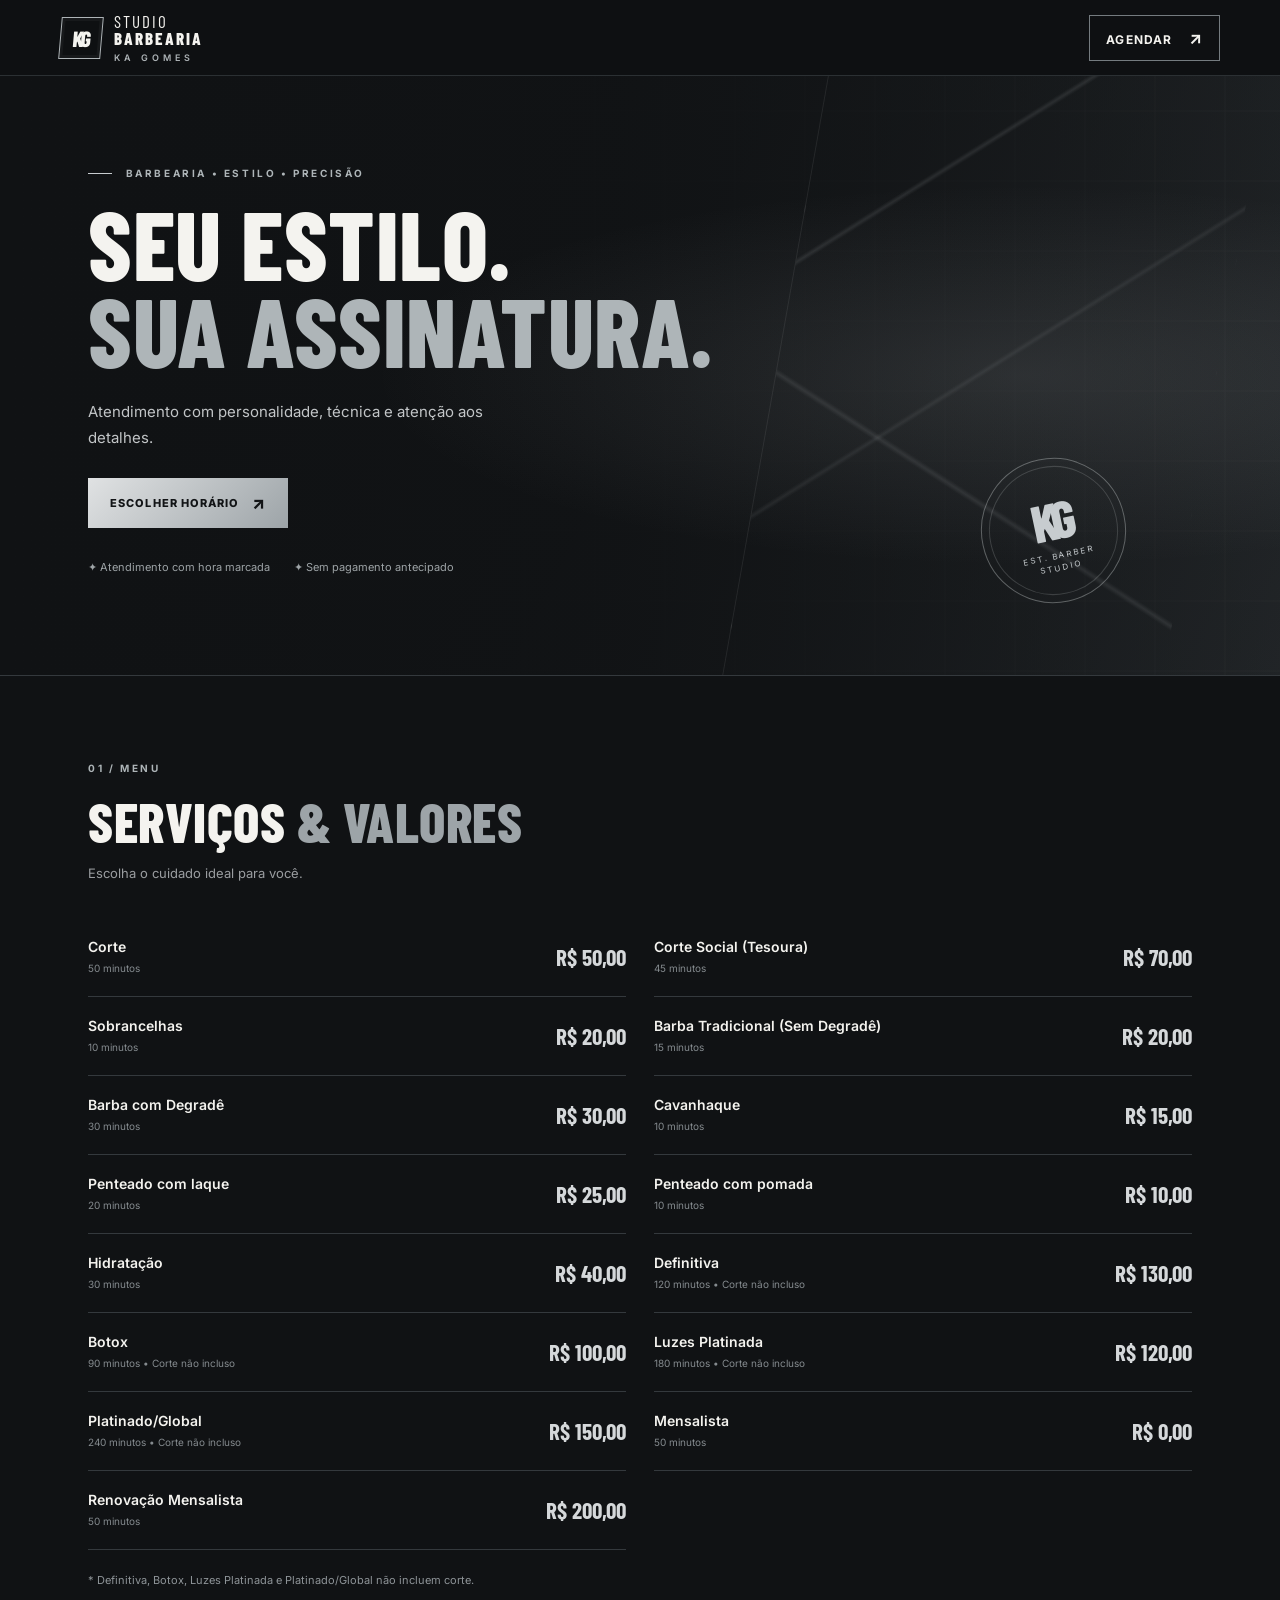
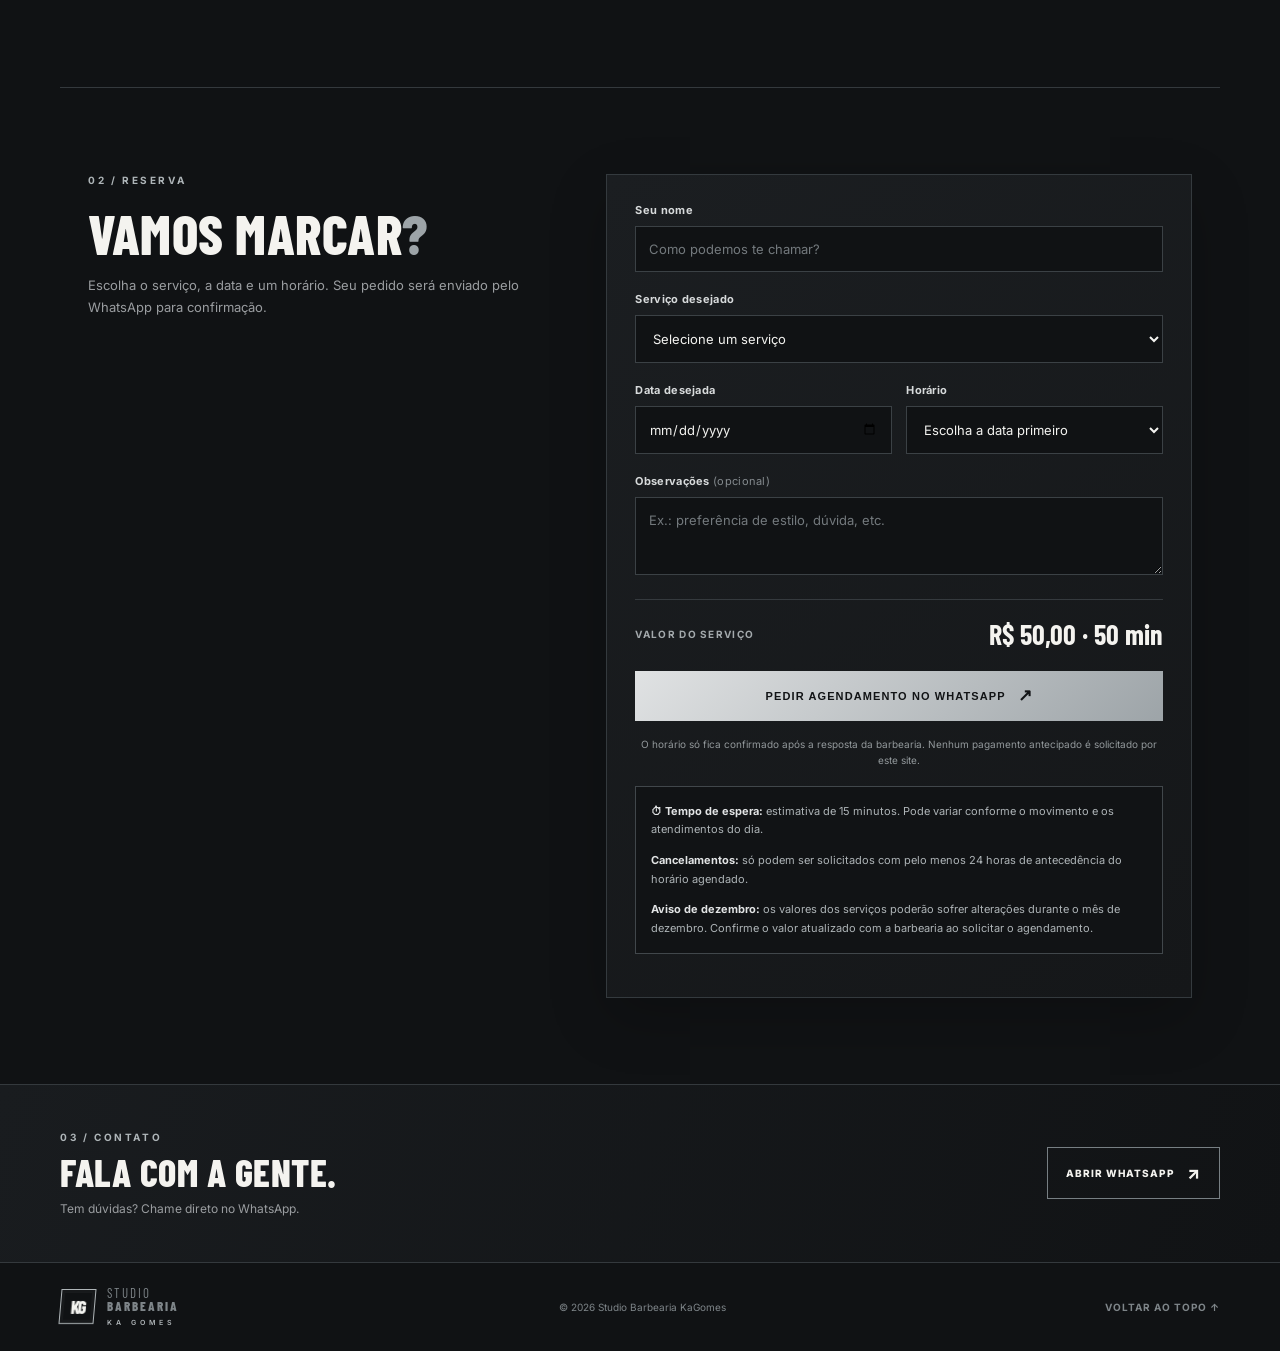
<file: index.html>
<!doctype html>
<html lang="pt-BR">
<head>
  <meta charset="utf-8">
  <meta name="viewport" content="width=device-width, initial-scale=1">
  <meta name="theme-color" content="#111315">
  <meta name="description" content="Studio Barbearia KaGomes — serviços, valores e pedidos de agendamento pelo WhatsApp.">
  <title>Studio Barbearia KaGomes</title>
  <link rel="preconnect" href="https://fonts.googleapis.com">
  <link rel="preconnect" href="https://fonts.gstatic.com" crossorigin>
  <link href="https://fonts.googleapis.com/css2?family=Barlow+Condensed:wght@500;600;700;800&family=Inter:wght@400;500;600;700&display=swap" rel="stylesheet">
  <link rel="stylesheet" href="style.css">
</head>
<body>
  <header class="topbar">
    <a class="brand" href="#inicio" aria-label="Studio Barbearia KaGomes, início">
      <span class="brand-mark">KG</span>
      <span class="brand-name">STUDIO <b>BARBEARIA</b><small>KA GOMES</small></span>
    </a>
    <a class="top-cta" href="#agendar">Agendar <span>↗</span></a>
  </header>

  <main>
    <section class="hero" id="inicio">
      <div class="hero-overlay"></div>
      <div class="hero-content">
        <p class="eyebrow"><span></span> BARBEARIA • ESTILO • PRECISÃO</p>
        <h1>SEU ESTILO.<br><em>SUA ASSINATURA.</em></h1>
        <p class="hero-copy">Atendimento com personalidade, técnica e atenção aos detalhes.</p>
        <a class="primary-btn" href="#agendar">ESCOLHER HORÁRIO <span>↗</span></a>
        <div class="hero-meta"><span>✦ Atendimento com hora marcada</span><span>✦ Sem pagamento antecipado</span></div>
      </div>
      <div class="hero-stamp" aria-hidden="true"><span>KG</span><small>EST. BARBER<br>STUDIO</small></div>
    </section>

    <section class="section services" id="servicos">
      <div class="section-head">
        <p class="eyebrow">01 / MENU</p>
        <h2>SERVIÇOS <span>& VALORES</span></h2>
        <p class="muted">Escolha o cuidado ideal para você.</p>
      </div>
      <div id="service-list" class="service-list"></div>
      <p class="service-note">* Definitiva, Botox, Luzes Platinada e Platinado/Global não incluem corte.</p>
    </section>

    <section class="booking section" id="agendar">
      <div class="section-head">
        <p class="eyebrow">02 / RESERVA</p>
        <h2>VAMOS MARCAR<span>?</span></h2>
        <p class="muted">Escolha o serviço, a data e um horário. Seu pedido será enviado pelo WhatsApp para confirmação.</p>
      </div>
      <form id="booking-form" class="booking-card">
        <label for="customer-name">Seu nome</label>
        <input id="customer-name" name="name" autocomplete="name" placeholder="Como podemos te chamar?" required>

        <label for="service">Serviço desejado</label>
        <select id="service" name="service" required>
          <option value="">Selecione um serviço</option>
        </select>

        <div class="form-row">
          <div>
            <label for="date">Data desejada</label>
            <input id="date" name="date" type="date" required>
          </div>
          <div>
            <label for="time">Horário</label>
            <select id="time" name="time" required>
              <option value="">Escolha a data primeiro</option>
            </select>
          </div>
        </div>
        <label for="notes">Observações <span class="optional">(opcional)</span></label>
        <textarea id="notes" name="notes" rows="3" placeholder="Ex.: preferência de estilo, dúvida, etc."></textarea>

        <div class="booking-summary">
          <span>VALOR DO SERVIÇO</span>
          <strong id="selected-price">—</strong>
        </div>
        <button class="primary-btn submit-btn" type="submit">PEDIR AGENDAMENTO NO WHATSAPP <span>↗</span></button>
        <p class="form-foot">O horário só fica confirmado após a resposta da barbearia. Nenhum pagamento antecipado é solicitado por este site.</p>
        <div class="policy-notices">
          <p><strong>⏱ Tempo de espera:</strong> estimativa de <span id="wait-time-display">15</span> minutos. Pode variar conforme o movimento e os atendimentos do dia.</p>
          <p><strong>Cancelamentos:</strong> só podem ser solicitados com pelo menos 24 horas de antecedência do horário agendado.</p>
          <p><strong>Aviso de dezembro:</strong> os valores dos serviços poderão sofrer alterações durante o mês de dezembro. Confirme o valor atualizado com a barbearia ao solicitar o agendamento.</p>
        </div>
        <p id="form-message" class="form-message" role="status" aria-live="polite"></p>
      </form>
    </section>

    <section class="contact-strip">
      <div><p class="eyebrow">03 / CONTATO</p><h2>FALA COM A GENTE.</h2><p>Tem dúvidas? Chame direto no WhatsApp.</p></div>
      <a id="direct-whatsapp" class="outline-btn" href="https://wa.me/5511962243984" target="_blank" rel="noopener">ABRIR WHATSAPP <span>↗</span></a>
    </section>
  </main>

  <footer class="footer">
    <a class="brand footer-brand" href="#inicio"><span class="brand-mark">KG</span><span class="brand-name">STUDIO <b>BARBEARIA</b><small>KA GOMES</small></span></a>
    <p>© <span id="year"></span> Studio Barbearia KaGomes</p>
    <a href="#inicio">VOLTAR AO TOPO ↑</a>
  </footer>
  <a id="floating-whatsapp" class="floating-whatsapp" href="https://wa.me/5511962243984" target="_blank" rel="noopener" aria-label="Abrir WhatsApp">W</a>
  <script src="script.js"></script>
</body>
</html>
</file>
<file: style.css>
:root {
  --bg: #101214; --panel: #181b1e; --panel2: #202428; --text: #f4f3ef;
  --muted: #9a9da0; --metal: #b8bec2; --line: #34393d; --accent: #d2d5d6;
  --max: 1160px;
}
* { box-sizing: border-box; }
html { scroll-behavior: smooth; scroll-padding-top: 82px; }
body { margin: 0; background: var(--bg); color: var(--text); font-family: Inter, Arial, sans-serif; }
a { color: inherit; text-decoration: none; }
.topbar { height: 76px; padding: 0 max(22px, calc((100vw - var(--max))/2)); display:flex; align-items:center; justify-content:space-between; background:rgba(15,17,19,.96); border-bottom:1px solid #2b3033; position:sticky; top:0; z-index:10; }
.brand { display:flex; align-items:center; gap:12px; }
.brand-mark { display:grid; place-items:center; width:42px; height:42px; border:1px solid #aeb4b7; color:#f4f4f0; font-family:"Barlow Condensed",sans-serif; font-weight:800; font-size:22px; letter-spacing:-2px; transform:skew(-5deg); box-shadow:inset 0 0 0 3px #17191b; }
.brand-name { font-family:"Barlow Condensed",sans-serif; font-size:17px; letter-spacing:2px; line-height:1; display:flex; flex-direction:column; }
.brand-name b { font-weight:800; }
.brand-name small { color:#aeb4b7; letter-spacing:4px; font:600 9px Inter,sans-serif; margin-top:5px; }
.top-cta { font-size:12px; font-weight:700; letter-spacing:1.2px; text-transform:uppercase; border:1px solid #747b7f; padding:12px 16px; }
.top-cta span, .primary-btn span, .outline-btn span { margin-left:12px; font-size:17px; }
.hero { min-height:600px; position:relative; display:flex; align-items:center; overflow:hidden; border-bottom:1px solid var(--line); background:linear-gradient(115deg,#111315 0%,#171a1c 48%,#282c2f 100%); }
.hero:before { content:""; position:absolute; inset:0; opacity:.18; background-image:linear-gradient(90deg,transparent 49%,#777 50%,transparent 51%),linear-gradient(0deg,transparent 49%,#777 50%,transparent 51%); background-size:70px 70px; mask-image:linear-gradient(90deg,transparent,black); }
.hero:after { content:""; position:absolute; width:440px; height:600px; right:5%; top:0; background:linear-gradient(145deg,transparent 20%,rgba(210,215,218,.11) 20.5%,transparent 21%,transparent 48%,rgba(210,215,218,.08) 48.5%,transparent 49%),linear-gradient(30deg,transparent 35%,rgba(210,215,218,.1) 35.5%,transparent 36%); border-left:1px solid rgba(255,255,255,.08); transform:skew(-10deg); }
.hero-overlay { position:absolute; inset:0; background:radial-gradient(ellipse at 80% 50%,rgba(192,198,202,.13),transparent 45%),linear-gradient(90deg,#101214 0%,rgba(16,18,20,.88) 48%,rgba(16,18,20,.3) 100%); }
.hero-content { position:relative; z-index:1; width:min(var(--max),100%); margin:auto; padding:80px 28px 90px; }
.eyebrow { color:#aeb5b8; font-size:10px; font-weight:700; letter-spacing:2.6px; margin:0 0 20px; }
.eyebrow span { display:inline-block; width:24px; height:1px; background:#c7cccf; vertical-align:middle; margin-right:9px; }
h1,h2 { font-family:"Barlow Condensed",Impact,sans-serif; font-weight:800; letter-spacing:.5px; margin:0; }
h1 { font-size:clamp(52px,8vw,96px); line-height:.91; max-width:720px; }
h1 em { font-style:normal; color:#aeb5b8; }
.hero-copy { color:#c2c5c7; font-size:15px; line-height:1.7; max-width:440px; margin:26px 0 28px; }
.primary-btn { min-height:50px; display:inline-flex; justify-content:center; align-items:center; border:0; padding:0 22px; background:linear-gradient(135deg,#e0e2e3,#9da4a8); color:#121416; font-weight:800; font-size:11px; letter-spacing:1.1px; cursor:pointer; transition:filter .2s,transform .2s; }
.primary-btn:hover { filter:brightness(1.12); transform:translateY(-1px); }
.hero-meta { display:flex; gap:24px; flex-wrap:wrap; margin-top:32px; color:#9da3a6; font-size:11px; }
.hero-stamp { position:absolute; right:12%; bottom:12%; width:145px; height:145px; z-index:1; border:1px solid rgba(221,225,227,.35); border-radius:50%; display:flex; flex-direction:column; justify-content:center; align-items:center; color:#c7cccf; transform:rotate(-12deg); }
.hero-stamp:before { content:""; position:absolute; inset:7px; border:1px solid rgba(221,225,227,.18); border-radius:50%; }
.hero-stamp span { font:800 52px "Barlow Condensed",sans-serif; letter-spacing:-5px; }
.hero-stamp small { text-align:center; font-size:8px; line-height:1.5; letter-spacing:2px; }
.section { max-width:var(--max); margin:auto; padding:86px 28px; }
.section-head { margin-bottom:34px; }
.section-head h2,.contact-strip h2 { font-size:clamp(36px,5vw,55px); line-height:1; }
.section-head h2 span { color:#9da4a8; }
.muted { color:var(--muted); font-size:13px; line-height:1.7; margin:13px 0 0; max-width:540px; }
.service-list { display:grid; grid-template-columns:repeat(2,minmax(0,1fr)); gap:0 28px; }
.service-item { display:flex; align-items:center; justify-content:space-between; gap:18px; padding:20px 0; border-bottom:1px solid var(--line); }
.service-info { min-width:0; }
.service-info h3 { font-size:14px; font-weight:600; margin:0 0 6px; }
.service-info p { color:#858b8f; font-size:10px; margin:0; line-height:1.5; }
.service-price { white-space:nowrap; font:700 23px "Barlow Condensed",sans-serif; color:#d5d8da; }
.service-note { margin-top:22px; color:#8e9498; font-size:11px; line-height:1.6; }
.booking { border-top:1px solid var(--line); display:grid; grid-template-columns:.8fr 1fr; gap:50px; align-items:start; }
.booking .section-head { position:sticky; top:112px; }
.booking-card { padding:28px; background:linear-gradient(145deg,#1b1e21,#151719); border:1px solid #343a3e; box-shadow:0 20px 55px #0003; }
label { display:block; font-size:11px; font-weight:700; color:#d7dadb; margin:0 0 9px; letter-spacing:.3px; }
input,select,textarea { width:100%; border:1px solid #3b4145; border-radius:0; background:#101214; color:#f3f3f0; padding:14px 13px; margin:0 0 20px; font:13px Inter,sans-serif; outline:none; min-height:46px; }
input:focus,select:focus,textarea:focus { border-color:#aeb5b8; box-shadow:0 0 0 2px #bfc5c51c; }
input::placeholder,textarea::placeholder { color:#73797d; }
textarea { resize:vertical; }
.form-row { display:grid; grid-template-columns:1fr 1fr; gap:14px; }
.optional { color:#858b8f; font-weight:400; }
.booking-summary { display:flex; justify-content:space-between; align-items:center; border-top:1px solid #353a3e; padding:17px 0 20px; margin-top:0; }
.booking-summary span { color:#a3a9ac; font-size:10px; letter-spacing:1.3px; font-weight:700; }
.booking-summary strong { font:700 28px "Barlow Condensed",sans-serif; }
.submit-btn { width:100%; }
.form-foot,.form-message { color:#92989b; font-size:10px; line-height:1.6; text-align:center; margin:15px 0 0; }
.form-message { color:#e0e2e3; }
.policy-notices { margin-top:18px; padding:15px; border:1px solid #41474b; background:#111315; }
.policy-notices p { margin:0 0 12px; color:#aeb4b7; font-size:11px; line-height:1.7; }
.policy-notices p:last-child { margin-bottom:0; }
.policy-notices strong { color:#e2e4e5; }
.contact-strip { border-top:1px solid var(--line); border-bottom:1px solid var(--line); padding:46px max(28px,calc((100vw - var(--max))/2)); display:flex; align-items:center; justify-content:space-between; gap:24px; background:linear-gradient(110deg,#191c1f,#111315); }
.contact-strip .eyebrow { margin-bottom:10px; }
.contact-strip h2 { font-size:38px; }
.contact-strip p:not(.eyebrow) { color:var(--muted); font-size:12px; margin:10px 0 0; }
.outline-btn { display:inline-flex; align-items:center; border:1px solid #777f83; padding:15px 18px; font-size:10px; letter-spacing:1px; font-weight:800; white-space:nowrap; }
.footer { display:flex; align-items:center; justify-content:space-between; gap:18px; padding:24px max(22px,calc((100vw - var(--max))/2)); color:#7e8589; font-size:10px; }
.footer .brand-mark { width:35px; height:35px; font-size:18px; }
.footer .brand-name { font-size:13px; }
.footer .brand-name small { font-size:7px; }
.footer a:last-child { letter-spacing:1px; font-weight:700; }
.floating-whatsapp { display:none; }
@media (max-width:700px) {
 .topbar { height:66px; padding:0 17px; }
 .brand-mark { width:37px;height:37px;font-size:20px; }
 .brand-name { font-size:14px; }
 .brand-name small { font-size:8px; }
 .top-cta { padding:10px 12px; font-size:10px; }
 .hero { min-height:570px; }
 .hero-content { padding:76px 22px 92px; }
 h1 { font-size:clamp(49px,13vw,74px); }
 .hero-copy { font-size:13px; max-width:310px; }
 .hero-meta { flex-direction:column; gap:9px; font-size:10px; }
 .hero-stamp { width:95px;height:95px; right:7%; bottom:7%; opacity:.7; }
 .hero-stamp span { font-size:34px; }
 .hero-stamp small { font-size:6px; }
 .section { padding:64px 21px; }
 .section-head h2 { font-size:42px; }
 .service-list { grid-template-columns:1fr; }
 .service-item { padding:17px 0; }
 .service-info h3 { font-size:13px; }
 .service-price { font-size:22px; }
 .booking { grid-template-columns:1fr; gap:12px; }
 .booking .section-head { position:static; }
 .booking-card { padding:20px 16px; }
 .form-row { gap:10px; }
 input,select,textarea { font-size:12px; padding:13px 10px; }
 .submit-btn { padding:14px 10px; font-size:9px; letter-spacing:.4px; }
 .contact-strip { padding:38px 21px; flex-direction:column; align-items:flex-start; }
 .contact-strip h2 { font-size:34px; }
 .footer { padding:22px 18px 78px; flex-wrap:wrap; }
 .footer p { order:3; width:100%; margin:0; }
 .floating-whatsapp { display:grid; place-items:center; position:fixed; right:17px; bottom:17px; z-index:20; width:52px; height:52px; border-radius:50%; background:#c9ced0; color:#111315; border:3px solid #555d61; font-weight:800; box-shadow:0 6px 25px #0008; }
}
</file>
